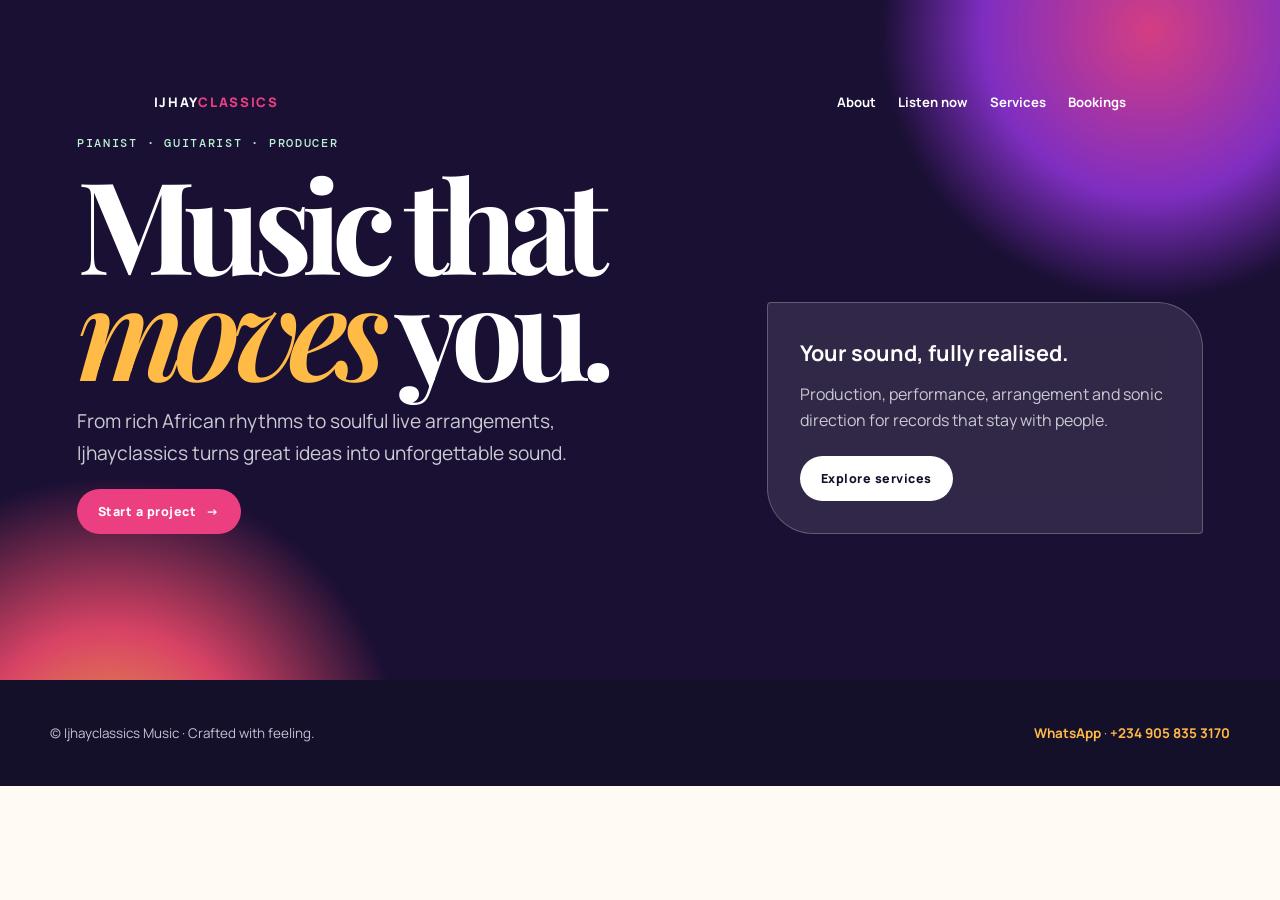
<file: templates/index.html>
<!DOCTYPE html>
<html lang="en">

<head>
    <meta charset="UTF-8">
    <meta name="viewport" content="width=device-width, initial-scale=1.0">
    <meta name="description" content="Ijhayclassics — pianist, guitarist, producer and music director.">
    <title>Ijhayclassics | Music that moves</title>
    <link rel="stylesheet" href="/static/styles.css">
</head>

<body>
    <section class="hero">
        <header class="site-header">
            <nav class="nav" aria-label="Main navigation"><a class="brand" href="/">IJHAY<span>CLASSICS</span></a>
                <ul class="nav-links">
                    <li><a href="/about">About</a></li>
                    <li><a href="/music">Listen now</a></li>
                    <li><a href="/services">Services</a></li>
                    <li><a href="/bookings">Bookings</a></li>
                </ul>
            </nav>
        </header>
        <main class="hero-inner">
            <div>
                <p class="eyebrow">Pianist · Guitarist · Producer</p>
                <h1>Music that <em>moves</em> you.</h1>
                <p class="hero-copy">From rich African rhythms to soulful live arrangements, Ijhayclassics turns great
                    ideas into unforgettable sound.</p><a class="button" href="/bookings">Start a project
                    <span>→</span></a>
            </div>
            <aside class="hero-side"><strong>Your sound, fully realised.</strong>
                <p>Production, performance, arrangement and sonic direction for records that stay with people.</p><a
                    class="button light" href="/services">Explore services</a>
            </aside>
        </main>
    </section>
    <footer class="site-footer">
        <div class="footer-inner">
            <p>© Ijhayclassics Music · Crafted with feeling.</p>
            <p><a href="https://wa.me/2349058353170">WhatsApp</a> · <a href="tel:+2349058353170">+234 905 835 3170</a>
            </p>
        </div>
    </footer>
</body>

</html>
</file>
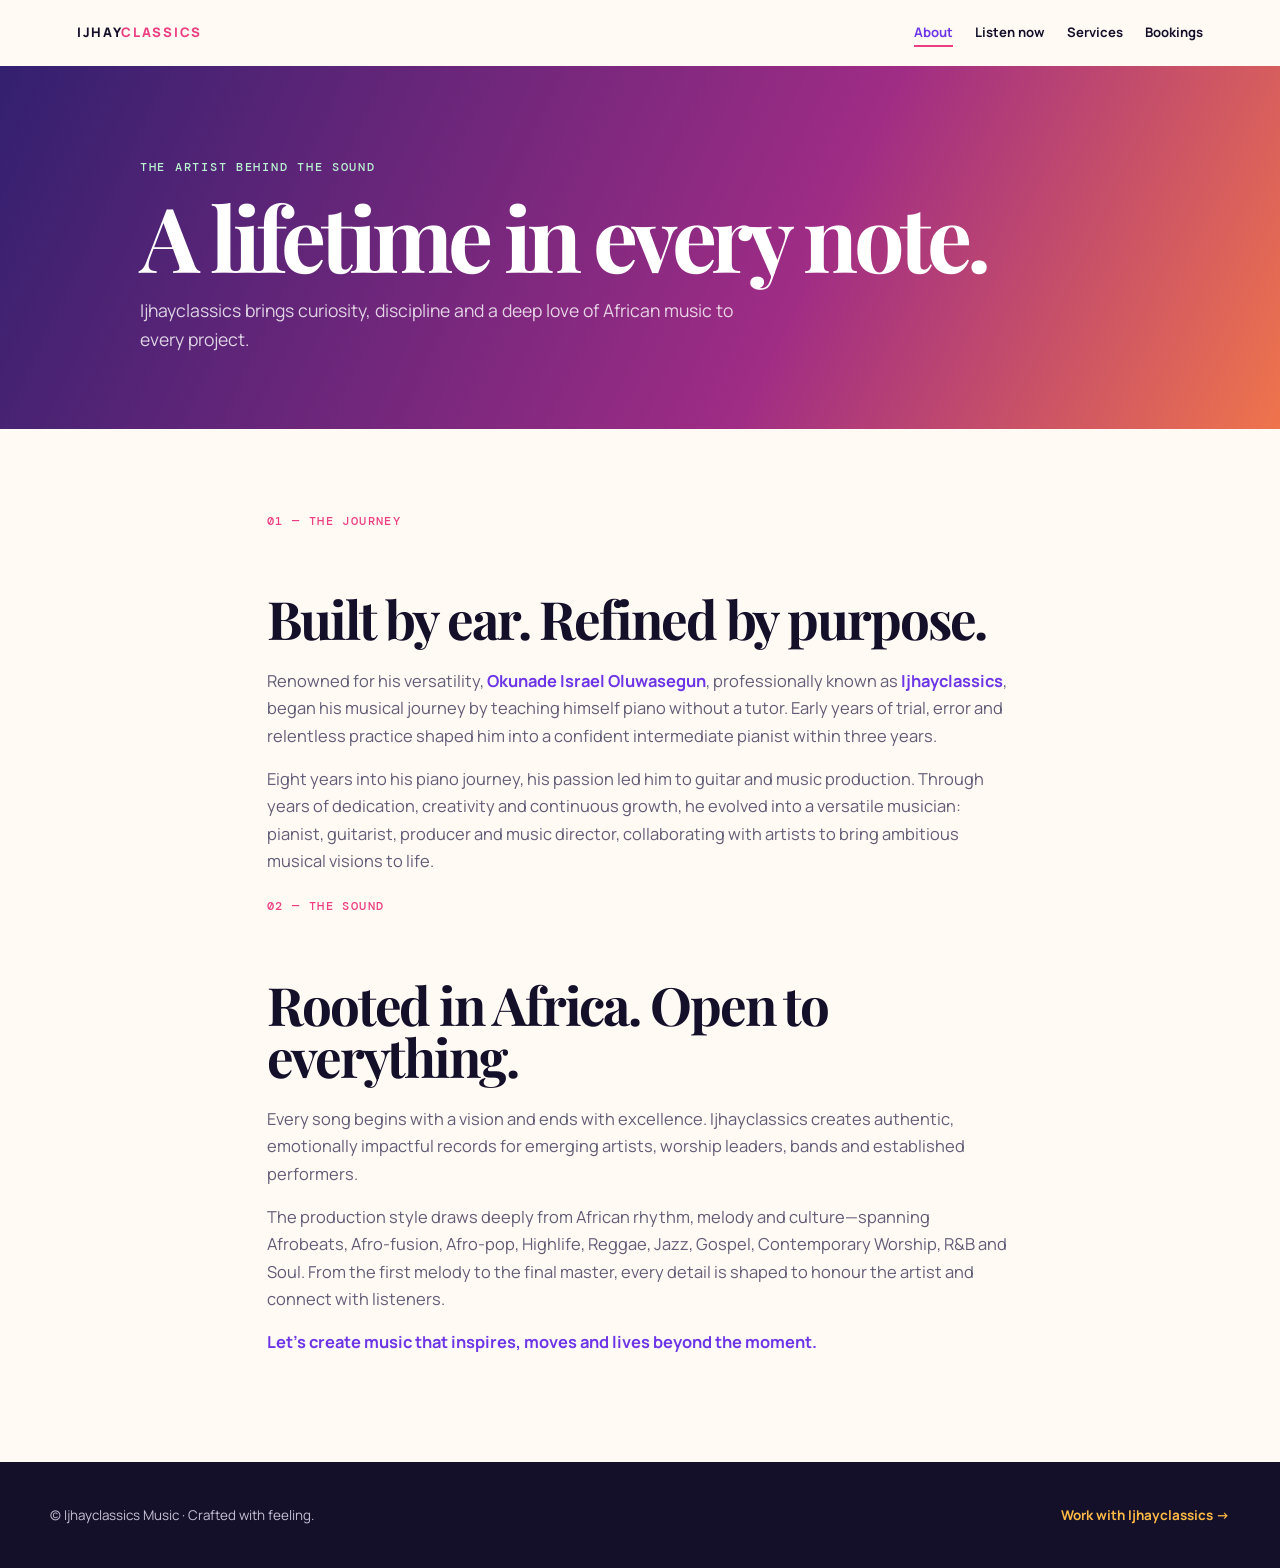
<file: templates/about.html>
<!DOCTYPE html><html lang="en"><head><meta charset="UTF-8"><meta name="viewport" content="width=device-width, initial-scale=1.0"><meta name="description" content="The story and sound of Ijhayclassics."><title>About | Ijhayclassics</title><link rel="stylesheet" href="/static/styles.css"></head><body>
<header class="site-header"><nav class="nav"><a class="brand" href="/">IJHAY<span>CLASSICS</span></a><ul class="nav-links"><li><a aria-current="page" href="/about">About</a></li><li><a href="/music">Listen now</a></li><li><a href="/services">Services</a></li><li><a href="/bookings">Bookings</a></li></ul></nav></header>
<main><section class="page-hero"><div class="page-hero-inner"><span class="eyebrow">The artist behind the sound</span><h1>A lifetime in every note.</h1><p>Ijhayclassics brings curiosity, discipline and a deep love of African music to every project.</p></div></section><article class="content prose"><span class="section-label">01 — The journey</span><h2>Built by ear. Refined by purpose.</h2><p>Renowned for his versatility, <strong>Okunade Israel Oluwasegun</strong>, professionally known as <strong>Ijhayclassics</strong>, began his musical journey by teaching himself piano without a tutor. Early years of trial, error and relentless practice shaped him into a confident intermediate pianist within three years.</p><p>Eight years into his piano journey, his passion led him to guitar and music production. Through years of dedication, creativity and continuous growth, he evolved into a versatile musician: pianist, guitarist, producer and music director, collaborating with artists to bring ambitious musical visions to life.</p><span class="section-label">02 — The sound</span><h2>Rooted in Africa. Open to everything.</h2><p>Every song begins with a vision and ends with excellence. Ijhayclassics creates authentic, emotionally impactful records for emerging artists, worship leaders, bands and established performers.</p><p>The production style draws deeply from African rhythm, melody and culture—spanning Afrobeats, Afro-fusion, Afro-pop, Highlife, Reggae, Jazz, Gospel, Contemporary Worship, R&amp;B and Soul. From the first melody to the final master, every detail is shaped to honour the artist and connect with listeners.</p><p><strong>Let’s create music that inspires, moves and lives beyond the moment.</strong></p></article></main><footer class="site-footer"><div class="footer-inner"><p>© Ijhayclassics Music · Crafted with feeling.</p><p><a href="/bookings">Work with Ijhayclassics →</a></p></div></footer></body></html>
</file>
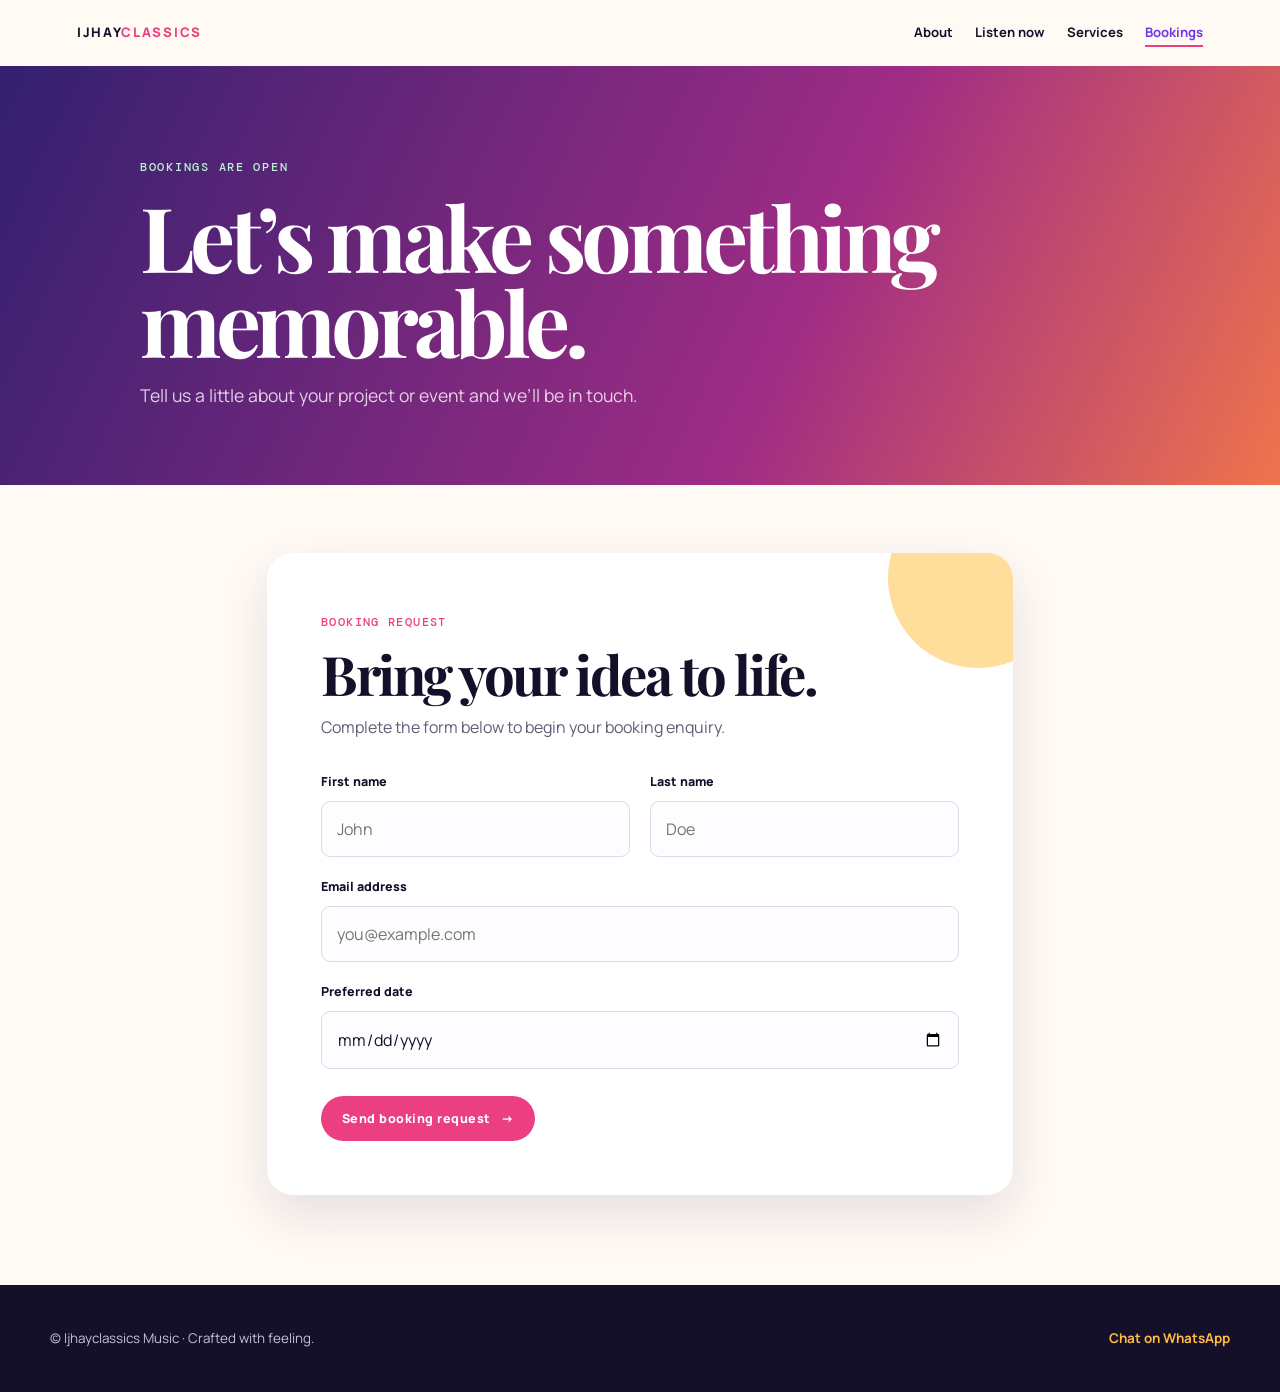
<file: templates/bookings.html>
<!DOCTYPE html><html lang="en"><head><meta charset="UTF-8"><meta name="viewport" content="width=device-width, initial-scale=1.0"><title>Bookings | Ijhayclassics</title><link rel="stylesheet" href="/static/styles.css"></head><body>
<header class="site-header"><nav class="nav"><a class="brand" href="/">IJHAY<span>CLASSICS</span></a><ul class="nav-links"><li><a href="/about">About</a></li><li><a href="/music">Listen now</a></li><li><a href="/services">Services</a></li><li><a aria-current="page" href="/bookings">Bookings</a></li></ul></nav></header>
<main><section class="page-hero"><div class="page-hero-inner"><span class="eyebrow">Bookings are open</span><h1>Let’s make something memorable.</h1><p>Tell us a little about your project or event and we’ll be in touch.</p></div></section><div class="booking-wrap"><section class="booking-card"><span class="section-label">Booking request</span><h2>Bring your idea to life.</h2><p>Complete the form below to begin your booking enquiry.</p><form action="/submit-booking" method="POST"><div class="form-grid"><div class="form-field"><label for="Firstname">First name</label><input required type="text" id="Firstname" name="Firstname" placeholder="John"></div><div class="form-field"><label for="Lastname">Last name</label><input required type="text" id="Lastname" name="Lastname" placeholder="Doe"></div><div class="form-field full"><label for="Email">Email address</label><input required type="email" id="Email" name="Email" placeholder="you@example.com"></div><div class="form-field full"><label for="Date">Preferred date</label><input required type="date" id="Date" name="Date"></div></div><button class="button" type="submit">Send booking request <span>→</span></button></form></section></div></main><footer class="site-footer"><div class="footer-inner"><p>© Ijhayclassics Music · Crafted with feeling.</p><p><a href="https://wa.me/2349058353170">Chat on WhatsApp</a></p></div></footer></body></html>
</file>
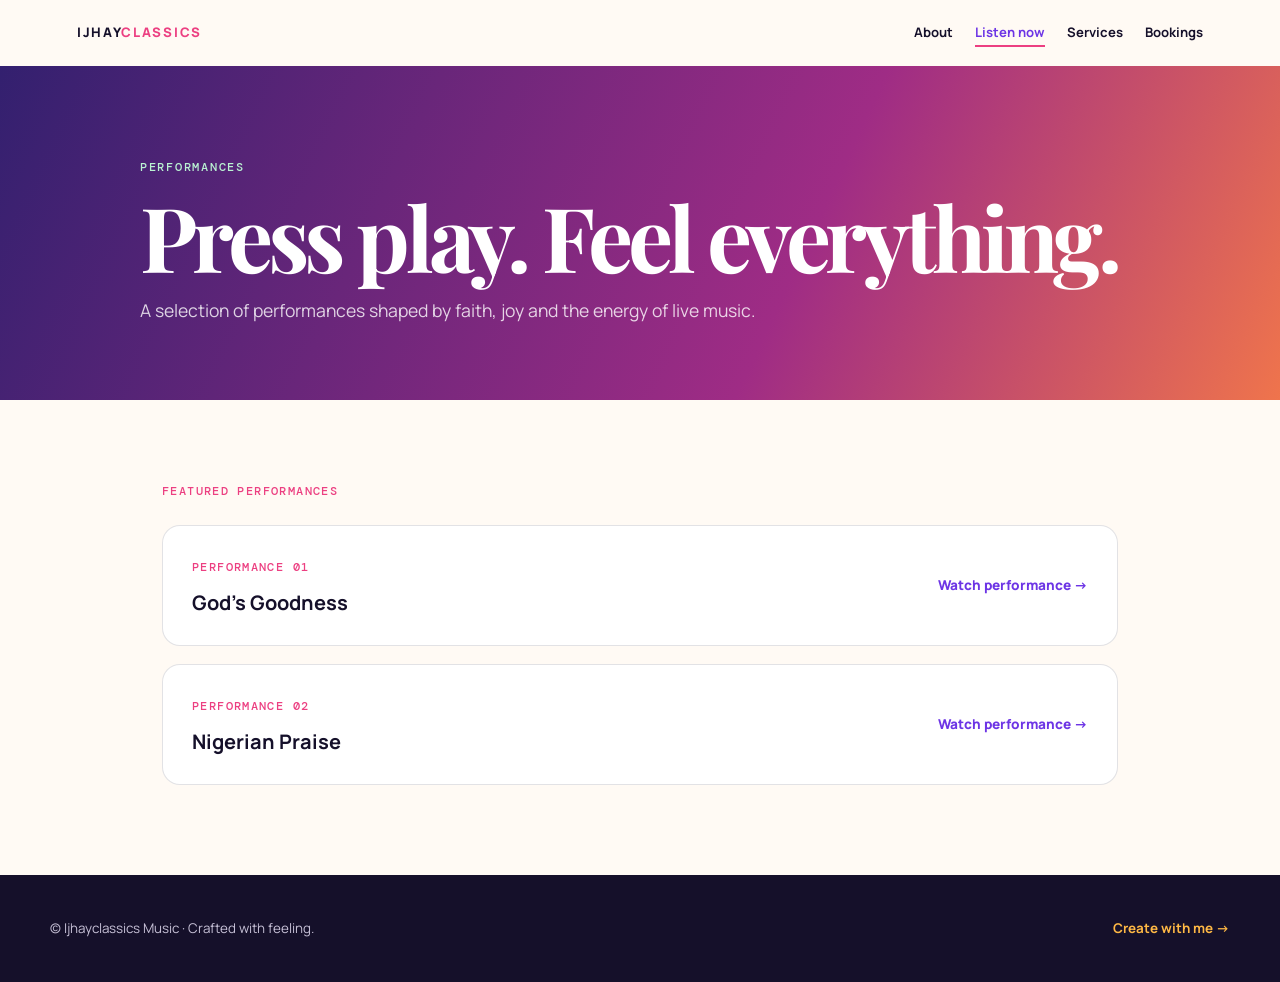
<file: templates/music.html>
<!DOCTYPE html><html lang="en"><head><meta charset="UTF-8"><meta name="viewport" content="width=device-width, initial-scale=1.0"><title>Music | Ijhayclassics</title><link rel="stylesheet" href="/static/styles.css"></head><body>
<header class="site-header"><nav class="nav"><a class="brand" href="/">IJHAY<span>CLASSICS</span></a><ul class="nav-links"><li><a href="/about">About</a></li><li><a aria-current="page" href="/music">Listen now</a></li><li><a href="/services">Services</a></li><li><a href="/bookings">Bookings</a></li></ul></nav></header>
<main><section class="page-hero"><div class="page-hero-inner"><span class="eyebrow">Performances</span><h1>Press play. Feel everything.</h1><p>A selection of performances shaped by faith, joy and the energy of live music.</p></div></section><section class="content"><span class="section-label">Featured performances</span><div class="performance-list" style="margin-top:22px"><a class="performance" href="#"><div><span class="section-label">Performance 01</span><h3>God’s Goodness</h3></div><span class="watch">Watch performance →</span></a><a class="performance" href="#"><div><span class="section-label">Performance 02</span><h3>Nigerian Praise</h3></div><span class="watch">Watch performance →</span></a></div></section></main><footer class="site-footer"><div class="footer-inner"><p>© Ijhayclassics Music · Crafted with feeling.</p><p><a href="/bookings">Create with me →</a></p></div></footer></body></html>
</file>
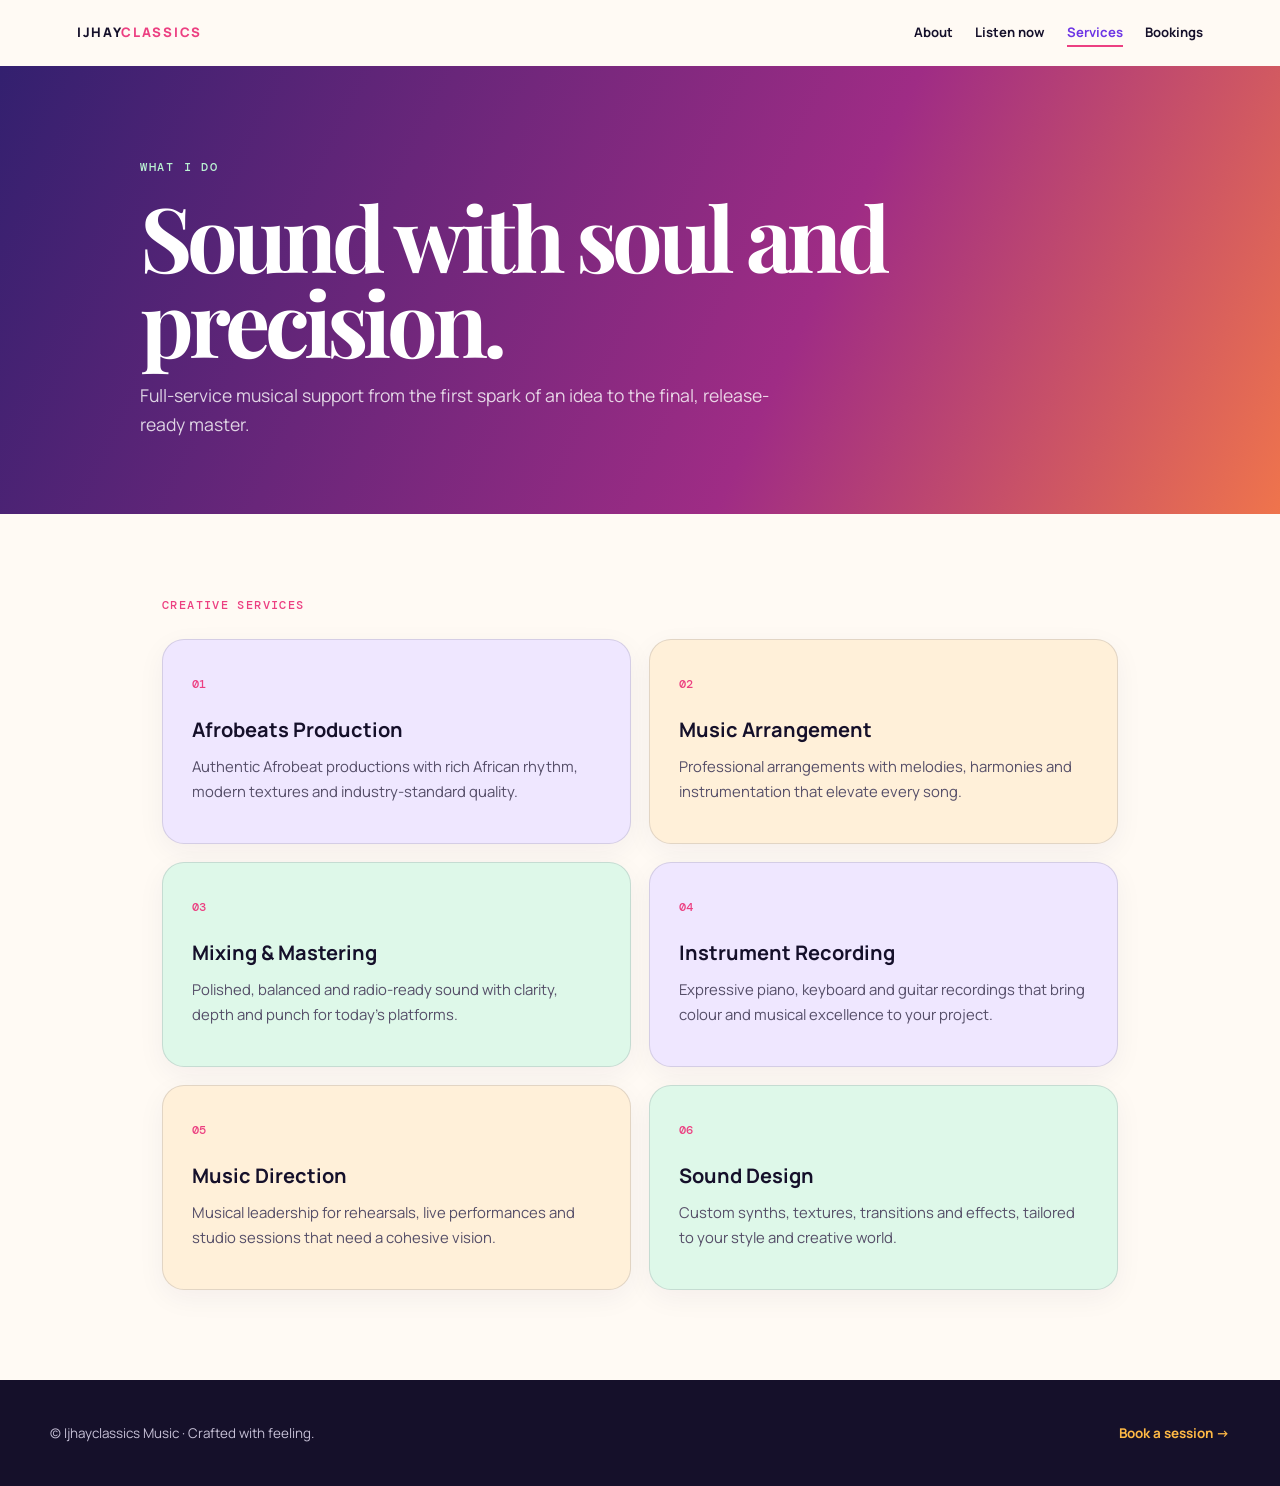
<file: templates/services.html>
<!DOCTYPE html><html lang="en"><head><meta charset="UTF-8"><meta name="viewport" content="width=device-width, initial-scale=1.0"><title>Services | Ijhayclassics</title><link rel="stylesheet" href="/static/styles.css"></head><body>
<header class="site-header"><nav class="nav"><a class="brand" href="/">IJHAY<span>CLASSICS</span></a><ul class="nav-links"><li><a href="/about">About</a></li><li><a href="/music">Listen now</a></li><li><a aria-current="page" href="/services">Services</a></li><li><a href="/bookings">Bookings</a></li></ul></nav></header>
<main><section class="page-hero"><div class="page-hero-inner"><span class="eyebrow">What I do</span><h1>Sound with soul and precision.</h1><p>Full-service musical support from the first spark of an idea to the final, release-ready master.</p></div></section><section class="content"><span class="section-label">Creative services</span><div class="service-grid" style="margin-top:22px"><article class="service-card"><span class="service-number">01</span><h3>Afrobeats Production</h3><p>Authentic Afrobeat productions with rich African rhythm, modern textures and industry-standard quality.</p></article><article class="service-card"><span class="service-number">02</span><h3>Music Arrangement</h3><p>Professional arrangements with melodies, harmonies and instrumentation that elevate every song.</p></article><article class="service-card"><span class="service-number">03</span><h3>Mixing &amp; Mastering</h3><p>Polished, balanced and radio-ready sound with clarity, depth and punch for today’s platforms.</p></article><article class="service-card"><span class="service-number">04</span><h3>Instrument Recording</h3><p>Expressive piano, keyboard and guitar recordings that bring colour and musical excellence to your project.</p></article><article class="service-card"><span class="service-number">05</span><h3>Music Direction</h3><p>Musical leadership for rehearsals, live performances and studio sessions that need a cohesive vision.</p></article><article class="service-card"><span class="service-number">06</span><h3>Sound Design</h3><p>Custom synths, textures, transitions and effects, tailored to your style and creative world.</p></article></div></section></main><footer class="site-footer"><div class="footer-inner"><p>© Ijhayclassics Music · Crafted with feeling.</p><p><a href="/bookings">Book a session →</a></p></div></footer></body></html>
</file>
<file: static/styles.css>
@import url('https://fonts.googleapis.com/css2?family=DM+Mono:wght@400;500&family=Manrope:wght@400;500;600;700;800&family=Playfair+Display:ital,wght@0,600;0,700;1,600&display=swap');

:root { --ink:#15102a; --muted:#625d77; --paper:#fffaf4; --violet:#6d35e5; --pink:#ec3f81; --orange:#ff9d3d; --mint:#baf2d2; --line:rgba(21,16,42,.12); }
* { box-sizing:border-box; } html { scroll-behavior:smooth; } body { margin:0; color:var(--ink); background:var(--paper); font-family:Manrope,sans-serif; line-height:1.65; } a { color:inherit; text-decoration:none; }
.site-header { padding:22px clamp(22px,6vw,90px); position:relative; z-index:1; }.nav { max-width:1180px; margin:auto; display:flex; align-items:center; justify-content:space-between; gap:24px; }.brand { font-size:.82rem; font-weight:800; letter-spacing:.13em; }.brand span { color:var(--pink); }.nav-links { display:flex; flex-wrap:wrap; justify-content:flex-end; gap:8px 22px; list-style:none; padding:0; margin:0; font-size:.82rem; font-weight:700; }.nav-links a { padding-bottom:4px; border-bottom:2px solid transparent; transition:border-color .2s,color .2s; }.nav-links a:hover,.nav-links a[aria-current="page"] { color:var(--violet); border-color:var(--pink); }
.hero { min-height:680px; padding:70px clamp(22px,6vw,90px) 80px; position:relative; overflow:hidden; background:#1a1034; color:white; }.hero::before,.hero::after { content:""; position:absolute; border-radius:50%; filter:blur(3px); opacity:.9; }.hero::before { width:560px; height:560px; background:radial-gradient(circle,#e9438b 0,#8b32d1 42%,transparent 68%); top:-250px; right:-150px; }.hero::after { width:600px; height:600px; background:radial-gradient(circle,#ffb244 0,#ed496b 33%,transparent 69%); bottom:-390px; left:-190px; }.hero-inner { max-width:1180px; margin:auto; position:relative; z-index:1; display:grid; grid-template-columns:1.2fr .8fr; align-items:end; gap:35px; }.eyebrow { text-transform:uppercase; letter-spacing:.15em; font:500 .72rem "DM Mono",monospace; color:var(--mint); }h1,h2,h3,p { margin-top:0; }.hero h1 { font-family:"Playfair Display",serif; font-size:clamp(4rem,10vw,8.7rem); line-height:.83; letter-spacing:-.075em; margin:18px 0 25px; }.hero h1 em { color:#ffbb45; font-weight:600; }.hero-copy { max-width:510px; font-size:clamp(1rem,1.6vw,1.2rem); color:rgba(255,255,255,.78); }.hero-side { padding:32px; background:rgba(255,255,255,.1); backdrop-filter:blur(12px); border:1px solid rgba(255,255,255,.24); border-radius:4px 46px 4px 46px; }.hero-side strong { display:block; font-size:1.35rem; margin-bottom:10px; }.hero-side p { color:rgba(255,255,255,.75); margin-bottom:22px; }
.button { display:inline-flex; align-items:center; gap:10px; border:0; cursor:pointer; background:var(--pink); color:white; font:800 .78rem Manrope,sans-serif; letter-spacing:.04em; padding:14px 21px; border-radius:999px; transition:transform .2s,box-shadow .2s; }.button:hover { transform:translateY(-2px); box-shadow:0 10px 25px rgba(236,63,129,.35); }.button.light { background:white; color:var(--ink); }
.page-hero { padding:86px clamp(22px,6vw,90px) 75px; color:white; background:linear-gradient(115deg,#33206f,#9f2c85 62%,#ef744c); }.page-hero-inner,.content { max-width:1000px; margin:auto; }.page-hero h1 { font:700 clamp(3rem,7vw,5.6rem)/.95 "Playfair Display",serif; letter-spacing:-.055em; margin:15px 0 0; }.page-hero p { margin:18px 0 0; max-width:630px; color:rgba(255,255,255,.8); font-size:1.1rem; }.content { padding:76px 22px 90px; }.section-label { font:500 .72rem "DM Mono",monospace; color:var(--pink); letter-spacing:.12em; text-transform:uppercase; }.prose { max-width:790px; font-size:1.03rem; color:var(--muted); }.prose h2 { color:var(--ink); font:700 clamp(2rem,5vw,3.3rem)/1 "Playfair Display",serif; margin:60px 0 22px; letter-spacing:-.04em; }.prose strong { color:var(--violet); }
.service-grid { display:grid; grid-template-columns:repeat(2,1fr); gap:18px; }.service-card { min-height:205px; padding:29px; border:1px solid var(--line); border-radius:22px; background:white; box-shadow:0 8px 28px rgba(40,22,70,.05); transition:transform .2s,box-shadow .2s; }.service-card:nth-child(3n+1) { background:#efe7ff; }.service-card:nth-child(3n+2) { background:#fff0d9; }.service-card:nth-child(3n) { background:#def8e9; }.service-card:hover { transform:translateY(-5px); box-shadow:0 15px 36px rgba(40,22,70,.12); }.service-number { font:500 .72rem "DM Mono",monospace; color:var(--pink); }.service-card h3 { font-size:1.25rem; margin:18px 0 8px; }.service-card p { color:#554e68; font-size:.93rem; margin:0; }
.booking-wrap { max-width:790px; margin:0 auto; padding:68px 22px 90px; }.booking-card { background:white; border-radius:26px; padding:clamp(26px,6vw,54px); box-shadow:0 20px 50px rgba(50,23,92,.12); position:relative; overflow:hidden; }.booking-card::before { content:""; position:absolute; width:180px; height:180px; border-radius:50%; background:#ffdd9b; right:-55px; top:-65px; }.booking-card>* { position:relative; }.booking-card h2 { font:700 clamp(2.1rem,5vw,3.4rem)/1 "Playfair Display",serif; margin:13px 0; letter-spacing:-.045em; }.booking-card>p { color:var(--muted); margin-bottom:32px; }.form-grid { display:grid; grid-template-columns:1fr 1fr; gap:20px; }.form-field.full { grid-column:1/-1; }label { display:block; font-size:.78rem; font-weight:800; margin-bottom:8px; }input { width:100%; padding:14px 15px; border:1px solid #ded9e7; color:var(--ink); background:#fdfcff; border-radius:9px; font:inherit; outline:none; }input:focus { border-color:var(--violet); box-shadow:0 0 0 3px rgba(109,53,229,.14); }.booking-card .button { margin-top:27px; }
.performance-list { display:grid; gap:18px; }.performance { display:flex; justify-content:space-between; align-items:center; gap:25px; padding:26px 29px; border-radius:18px; background:white; border:1px solid var(--line); transition:background .2s,transform .2s; }.performance:hover { background:#efe7ff; transform:translateX(5px); }.performance h3 { margin:8px 0 0; font-size:1.25rem; }.performance .watch { color:var(--violet); font-weight:800; font-size:.85rem; white-space:nowrap; }.site-footer { color:white; background:#15102a; padding:42px 22px; }.footer-inner { max-width:1180px; margin:auto; display:flex; justify-content:space-between; align-items:center; gap:20px; }.footer-inner p { margin:0; color:#c6c0d6; font-size:.84rem; }.footer-inner a { color:#ffb945; font-weight:700; }
@media (max-width:680px) { .site-header{padding:18px 22px}.nav{align-items:flex-start;flex-direction:column;gap:14px}.nav-links{justify-content:flex-start}.hero{min-height:auto;padding-top:70px}.hero-inner{grid-template-columns:1fr}.hero h1{font-size:clamp(3.5rem,18vw,5.2rem)}.hero-side{max-width:420px}.service-grid,.form-grid{grid-template-columns:1fr}.form-field.full{grid-column:auto}.performance{align-items:flex-start;flex-direction:column;gap:13px}.page-hero{padding-top:58px}.footer-inner{align-items:flex-start;flex-direction:column} }
</file>
